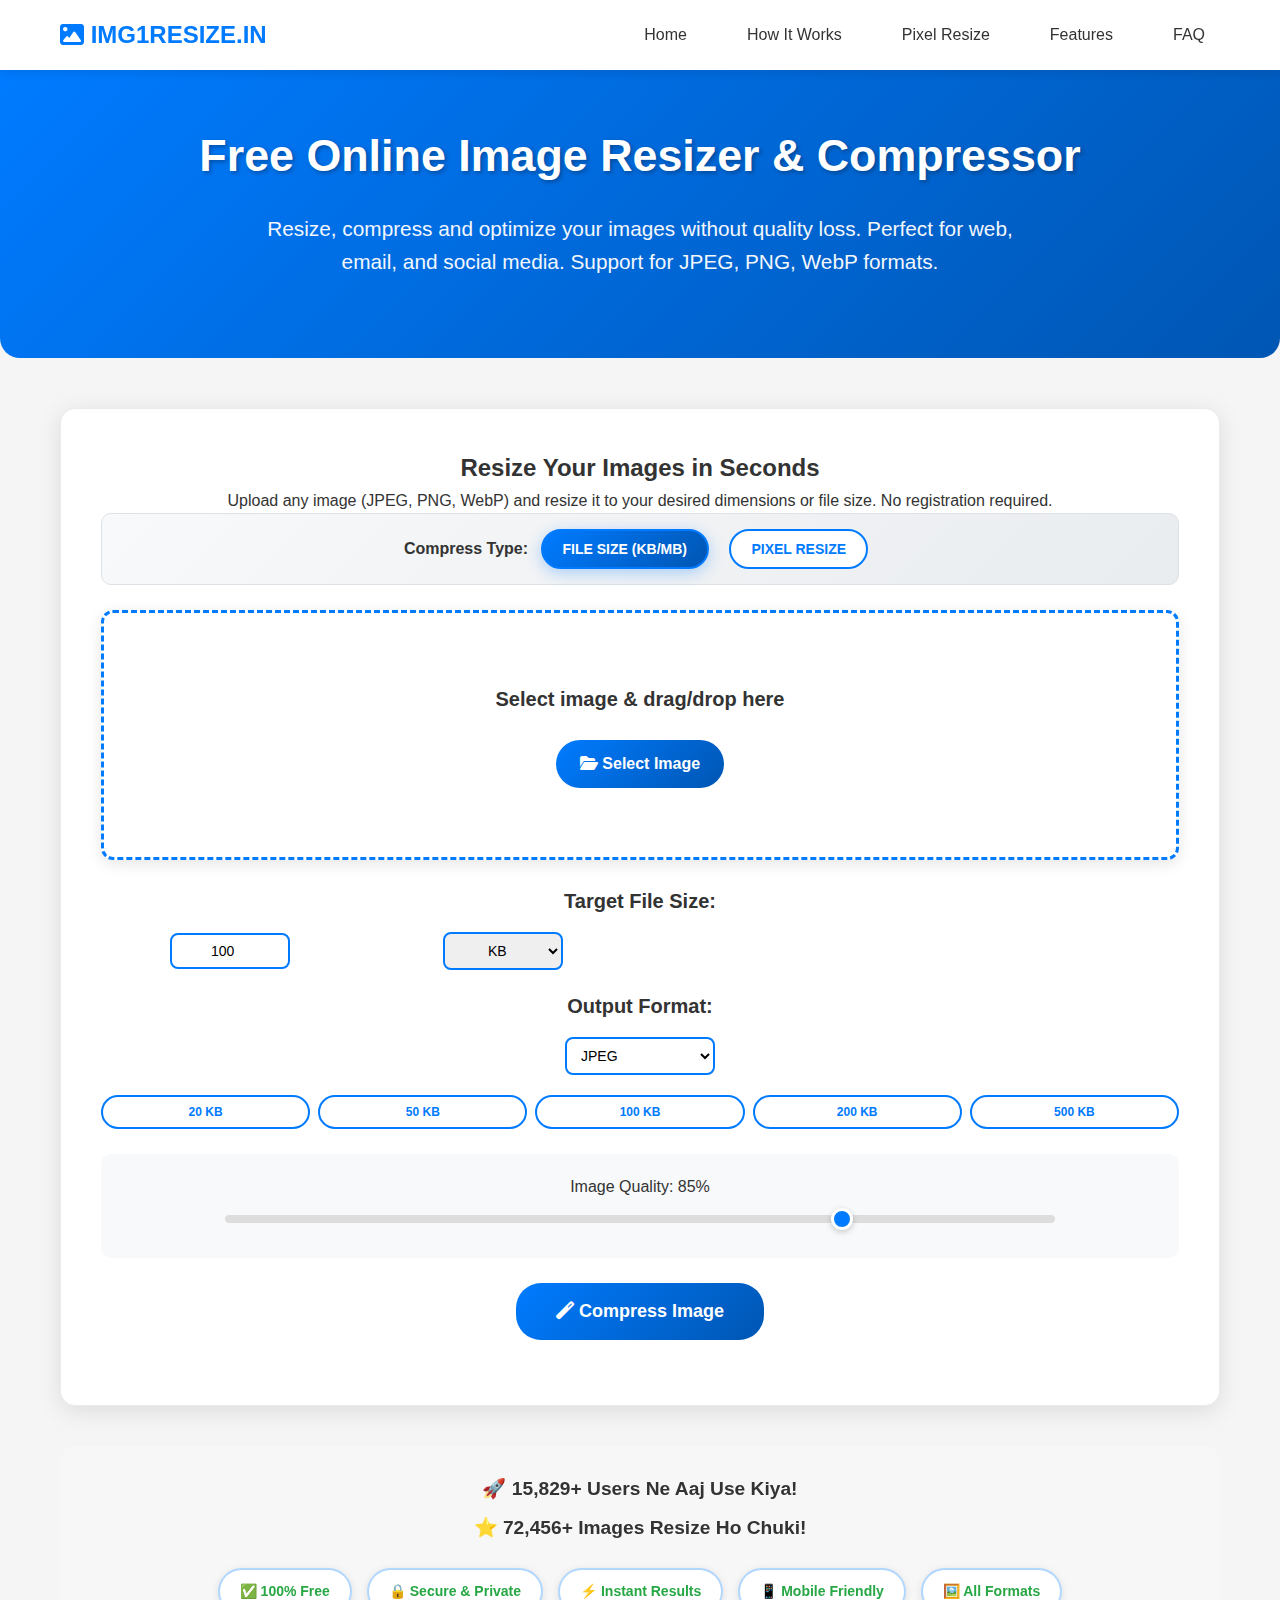
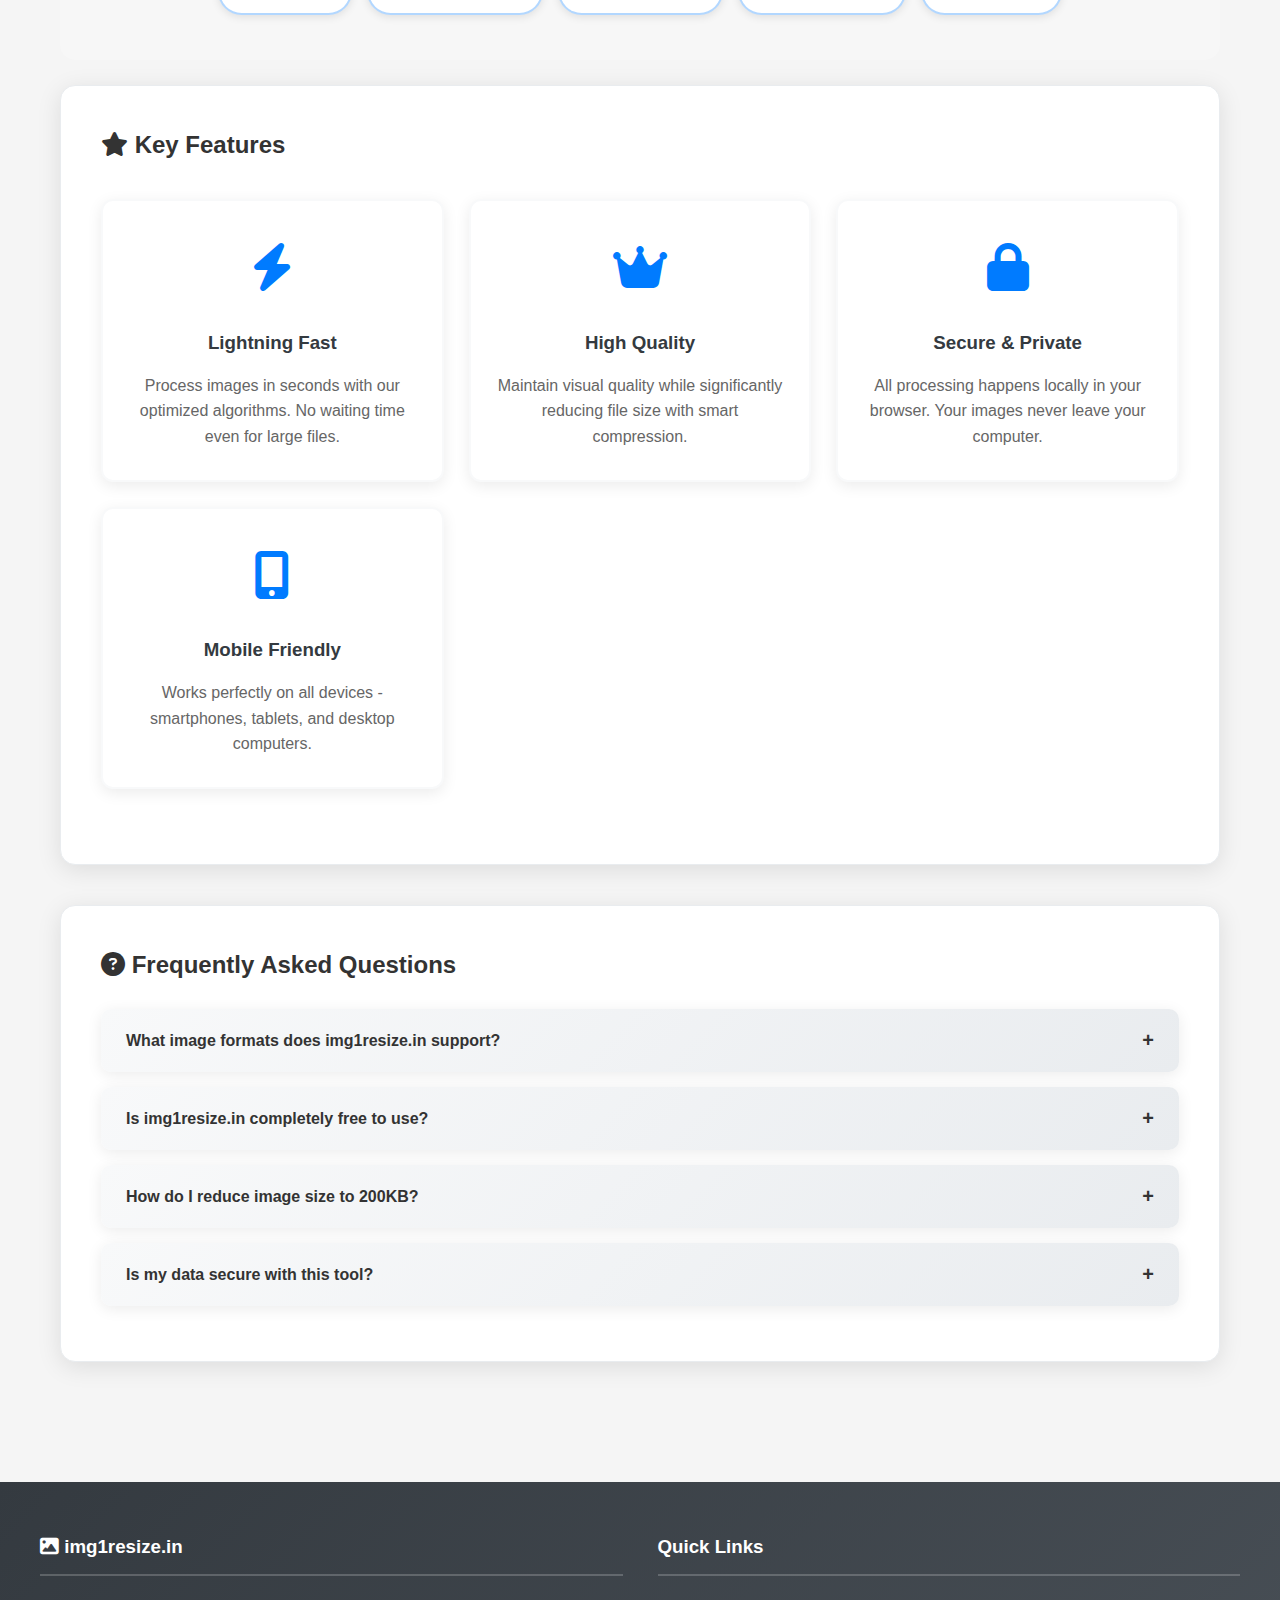
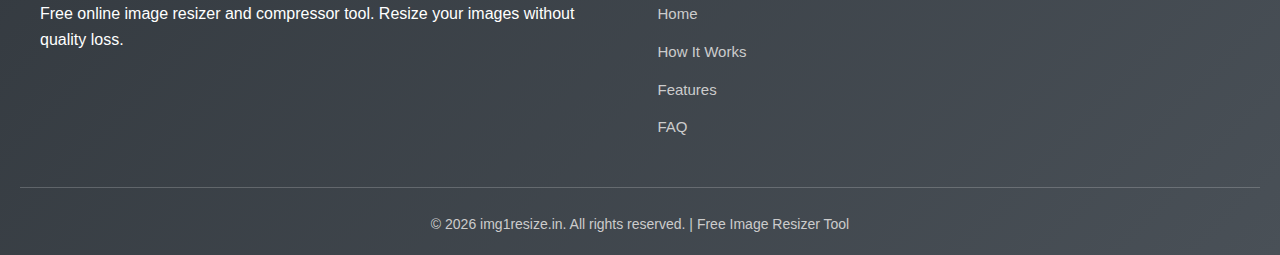
<file: Index.html>
<!DOCTYPE html>
<html lang="hi-IN" dir="ltr">
<head>
    <meta charset="UTF-8">
    <meta name="viewport" content="width=device-width, initial-scale=1.0">
    <title>Free Image Resizer - Image Ko 200KB Me Kaise Karen Online - img1resize.in</title>
    <meta name="description" content="Free Online Image Resizer - Image Ko 200KB, 100KB, 500KB Me Karen. WhatsApp, Facebook, Instagram Ke Liye Photo Size Reduce Karen.">
    <link rel="stylesheet" href="style.css">
</head>
<body>
    <!-- Skip to main content for accessibility -->
    <a href="#main-content" class="sr-only">Skip to main content</a>

    <!-- Header -->
    <header>
        <nav class="navbar">
            <div class="nav-container">
                <div class="nav-header">
                    <button class="nav-toggle" id="navToggle" aria-label="Toggle navigation">
                        <span></span>
                        <span></span>
                        <span></span>
                    </button>
                    <a class="nav-brand" href="/">
                        <i class="fas fa-image"></i> IMG1RESIZE.IN
                    </a>
                </div>
                <div class="nav-menu" id="navMenu">
                    <ul class="nav-list">
                        <li><a href="#home">Home</a></li>
                        <li><a href="#how-it-works">How It Works</a></li>
                        <li><a href="#pixel-resize">Pixel Resize</a></li>
                        <li><a href="#features">Features</a></li>
                        <li><a href="#faq">FAQ</a></li>
                    </ul>
                </div>
            </div>
        </nav>
    </header>

    <!-- Hero Section -->
    <section class="hero" id="home">
        <div class="container">
            <h1>Free Online Image Resizer & Compressor</h1>
            <p>Resize, compress and optimize your images without quality loss. Perfect for web, email, and social media. Support for JPEG, PNG, WebP formats.</p>
            
          
        </div>
    </section>

    <!-- Main Content -->
    <main id="main-content">
        <!-- Tool Section -->
        <section class="tool-section" aria-labelledby="tool-heading">
            <h2 id="tool-heading" class="text-center">Resize Your Images in Seconds</h2>
            <p class="text-center">Upload any image (JPEG, PNG, WebP) and resize it to your desired dimensions or file size. No registration required.</p>
            
            <div class="compression-type-buttons">
                Compress Type:
                <button class="compression-btn active" data-type="pixel" aria-pressed="true">File Size (KB/MB)</button>
                <button class="compression-btn" data-type="dimension" aria-pressed="false">Pixel Resize</button>
            </div>

            <!-- File Size Compression -->
            <div class="compression-type active" id="pixel-compression">
                <div class="upload-area" id="drop-area" role="button" tabindex="0" aria-label="Image upload area">
                    <p class="upload-text">Select image & drag/drop here</p>
                    <img id="image-in-box" class="image-preview" alt="Preview of selected image">
                    
                    <!-- Image Info Box -->
                    <div class="image-info-box" id="image-info-box">
                        <div class="info-item">
                            <i class="fas fa-ruler-combined" aria-hidden="true"></i>
                            <span id="image-dimensions">-</span>
                        </div>
                        <div class="info-item">
                            <i class="fas fa-weight-hanging" aria-hidden="true"></i>
                            <span id="image-size">-</span>
                        </div>
                        <div class="info-item">
                            <i class="fas fa-format" aria-hidden="true"></i>
                            <span id="image-format">-</span>
                        </div>
                    </div>
                    
                    <button type="button" class="btn btn-primary" id="select-image" aria-label="Select image file">
                        <i class="fas fa-folder-open"></i> Select Image
                    </button>
                    <button type="button" class="btn btn-warning reset-btn" id="reset-image" aria-label="Reset image selection">
                        <i class="fas fa-redo"></i> Reset
                    </button>
                    <input type="file" id="file-input" accept="image/*" style="display: none;" aria-hidden="true">
                </div>

                <div class="size-controls-section">
                    <label for="size-input" class="size-label">Target File Size:</label>
                    <div class="size-inputs">
                        <input type="number" class="size-input" id="size-input" placeholder="Enter size" min="1" value="100" aria-label="Target file size">
                        <select class="unit-select" id="unit-select" aria-label="Size unit">
                            <option value="kb">KB</option>
                            <option value="mb">MB</option>
                        </select>
                    </div>
                    
<!-- Format Selection -->
<div class="format-control">
    <label for="format-select" class="format-label">Output Format:</label>
    <select class="format-select" id="format-select">
        <option value="image/jpeg" data-extension="jpeg">JPEG</option>
        <option value="image/jpg" data-extension="jpg">JPG</option>
        <option value="image/png" data-extension="png">PNG</option>
        <option value="image/webp" data-extension="webp">WebP</option>
    </select>
</div>
                    
                    <div class="preset-buttons">
                        <button class="preset-btn" data-size="20" aria-label="Set size to 20 KB">20 KB</button>
                        <button class="preset-btn" data-size="50" aria-label="Set size to 50 KB">50 KB</button>
                        <button class="preset-btn" data-size="100" aria-label="Set size to 100 KB">100 KB</button>
                        <button class="preset-btn" data-size="200" aria-label="Set size to 200 KB">200 KB</button>
                        <button class="preset-btn" data-size="500" aria-label="Set size to 500 KB">500 KB</button>
                    </div>
                </div>

                <div class="quality-control">
                    <label for="quality-slider">Image Quality: <span id="quality-value">85%</span></label>
                    <input type="range" class="quality-slider" id="quality-slider" min="40" max="100" value="85" aria-label="Image quality slider">
                </div>

                <!-- RESIZE BUTTON -->
                <div class="action-button-container">
                    <button class="btn btn-primary btn-large" id="resize-button" aria-label="Resize image">
                        <i class="fas fa-magic"></i> Compress Image
                    </button>
                </div>
            </div>

<!-- Pixel Dimension Resize -->
<div class="compression-type" id="dimension-compression">
    <div class="upload-area" id="drop-area-pixel" role="button" tabindex="0" aria-label="Image upload area for pixel resize">
        <p class="upload-text">Select image for pixel resize</p>
        <img id="image-in-box-pixel" class="image-preview" alt="Preview of selected image">
        
        <!-- Image Info Box for Pixel -->
        <div class="image-info-box" id="image-info-box-pixel">
            <div class="info-item">
                <i class="fas fa-ruler-combined" aria-hidden="true"></i>
                <span id="image-dimensions-pixel">-</span>
            </div>
            <div class="info-item">
                <i class="fas fa-weight-hanging" aria-hidden="true"></i>
                <span id="image-size-pixel">-</span>
            </div>
        </div>
        <button type="button" class="btn btn-primary" id="select-image-pixel" aria-label="Select image file">
            <i class="fas fa-folder-open"></i> Select Image
        </button>
        <button type="button" class="btn btn-warning reset-btn" id="reset-image-pixel" aria-label="Reset image selection">
            <i class="fas fa-redo"></i> Reset
        </button>
        <input type="file" id="file-input-pixel" accept="image/*" style="display: none;" aria-hidden="true">
    </div>

    <div class="dimension-controls">
        <div class="dimension-row">
            <div class="dimension-group">
                <label for="width-input">Width (px):</label>
                <input type="number" class="dimension-input" id="width-input" placeholder="Width" min="1" aria-label="Image width in pixels">
            </div>
            <div class="dimension-group">
                <label for="height-input">Height (px):</label>
                <input type="number" class="dimension-input" id="height-input" placeholder="Height" min="1" aria-label="Image height in pixels">
            </div>
        </div>
        
        <div class="aspect-ratio-control">
            <label class="checkbox-label">
                <input type="checkbox" id="maintain-aspect" checked aria-checked="true"> Maintain Aspect Ratio
            </label>
        </div>

<!-- Format Selection for Pixel Resize -->
<div class="format-control">
    <label for="format-select-pixel" class="format-label">Output Format:</label>
    <select class="format-select" id="format-select-pixel">
        <option value="image/jpeg" data-extension="jpeg">JPEG</option>
        <option value="image/jpg" data-extension="jpg">JPG</option>
        <option value="image/png" data-extension="png">PNG</option>
        <option value="image/webp" data-extension="webp">WebP</option>
    </select>
</div>

        <div class="preset-buttons">
            <button class="dimension-preset" data-width="800" data-height="600" aria-label="Set dimensions to 800x600">800×600</button>
            <button class="dimension-preset" data-width="1024" data-height="768" aria-label="Set dimensions to 1024x768">1024×768</button>
            <button class="dimension-preset" data-width="1920" data-height="1080" aria-label="Set dimensions to 1920x1080">1920×1080</button>
            <button class="dimension-preset" data-width="1080" data-height="1080" aria-label="Set dimensions to 1080x1080">1080×1080</button>
        </div>
    </div>

    <div class="quality-control">
        <label for="quality-slider-pixel">Image Quality: <span id="quality-value-pixel">85%</span></label>
        <input type="range" class="quality-slider" id="quality-slider-pixel" min="40" max="100" value="85" aria-label="Image quality slider">
    </div>

    <!-- RESIZE BUTTON -->
    <div class="action-button-container">
        <button class="btn btn-primary btn-large" id="resize-button-pixel" aria-label="Resize image by pixels">
            <i class="fas fa-crop-alt"></i> Resize by Pixels
        </button>
    </div>
</div>

            <!-- Progress Bar -->
            <div class="progress-container" id="progress-container">
                <div class="progress">
                    <div class="progress-bar" role="progressbar" style="width: 0%" aria-valuenow="0" aria-valuemin="0" aria-valuemax="100">
                        <span class="sr-only">Processing Image</span>
                    </div>
                </div>
                <p class="text-center">Processing your image... Please wait</p>
            </div>

            <!-- Error Alert -->
            <div class="alert alert-danger" id="error-alert">
                <strong><i class="fas fa-exclamation-triangle"></i> Error!</strong> <span id="error-message"></span>
            </div>

            <!-- Preview Container -->
            <div class="preview-container" id="preview-container">
                <div class="preview-box">
                    <h3><i class="fas fa-check-circle success-icon"></i> Resized Image Ready!</h3>
                    <img id="resized-preview" class="result-preview" alt="Resized image preview">
                    <div class="image-info" id="resized-info"></div>
                    <button class="btn btn-success download-btn" id="download-button" aria-label="Download resized image">
                        <i class="fas fa-download" aria-hidden="true"></i> Download Resized Image
                    </button>

                    <!-- Share Buttons After Download -->
                    <div class="social-share-section">
                        <div class="share-header">
                            <h4>✅ Image Successfully Processed!</h4>
                            <p>Share this free tool with friends and help them resize their images too:</p>
                        </div>
                        
                        <div class="share-buttons-grid">
                            <button class="share-btn whatsapp-share" data-platform="whatsapp" aria-label="Share on WhatsApp">
                                <i class="fab fa-whatsapp"></i>
                                <span>WhatsApp</span>
                            </button>
                            
                            <button class="share-btn facebook-share" data-platform="facebook" aria-label="Share on Facebook">
                                <i class="fab fa-facebook-f"></i>
                                <span>Facebook</span>
                            </button>
                            
                            <button class="share-btn twitter-share" data-platform="twitter" aria-label="Share on Twitter">
                                <i class="fab fa-twitter"></i>
                                <span>Twitter</span>
                            </button>
                            
                            <button class="share-btn copy-link" data-platform="copy" aria-label="Copy website link">
                                <i class="fas fa-link"></i>
                                <span>Copy Link</span>
                            </button>
                        </div>
                        
                        <div class="share-stats">
                            <small>🚀 <strong>18,000+</strong> users already shared this tool</small>
                        </div>
                    </div>
                </div>
            </div>
        </section>
  <!-- Live Counter -->
            <div class="live-counter">
                <p>🚀 <strong><span id="user-count">15,829</span>+ Users</strong> Ne Aaj Use Kiya!</p>
                <p>⭐ <strong><span id="image-count">72,456</span>+ Images</strong> Resize Ho Chuki!</p>
            
        <!-- Trust Badges -->
        <div class="trust-badges">
            <div class="badge">✅ 100% Free</div>
            <div class="badge">🔒 Secure & Private</div>
            <div class="badge">⚡ Instant Results</div>
            <div class="badge">📱 Mobile Friendly</div>
            <div class="badge">🖼️ All Formats</div>
        </div>
</div>
        <!-- Features Section -->
        <section class="content-section" id="features" aria-labelledby="features-heading">
            <h2 id="features-heading"><i class="fas fa-star"></i> Key Features</h2>
            
            <div class="feature-grid">
                <div class="feature-card">
                    <div class="feature-icon">
                        <i class="fas fa-bolt" aria-hidden="true"></i>
                    </div>
                    <h3>Lightning Fast</h3>
                    <p>Process images in seconds with our optimized algorithms. No waiting time even for large files.</p>
                </div>
                
                <div class="feature-card">
                    <div class="feature-icon">
                        <i class="fas fa-crown" aria-hidden="true"></i>
                    </div>
                    <h3>High Quality</h3>
                    <p>Maintain visual quality while significantly reducing file size with smart compression.</p>
                </div>

                <div class="feature-card">
                    <div class="feature-icon">
                        <i class="fas fa-lock" aria-hidden="true"></i>
                    </div>
                    <h3>Secure & Private</h3>
                    <p>All processing happens locally in your browser. Your images never leave your computer.</p>
                </div>

                <div class="feature-card">
                    <div class="feature-icon">
                        <i class="fas fa-mobile-alt" aria-hidden="true"></i>
                    </div>
                    <h3>Mobile Friendly</h3>
                    <p>Works perfectly on all devices - smartphones, tablets, and desktop computers.</p>
                </div>
            </div>
        </section>

        <!-- FAQ Section -->
        <section class="content-section" id="faq" aria-labelledby="faq-heading">
            <h2 id="faq-heading"><i class="fas fa-question-circle"></i> Frequently Asked Questions</h2>
            
            <div class="faq-container">
                <div class="faq-item">
                    <button class="faq-question" aria-expanded="false" aria-controls="faq1">
                        What image formats does img1resize.in support?
                    </button>
                    <div class="faq-answer" id="faq1">
                        We support JPEG, PNG, and WebP image formats. You can upload any of these formats and resize them without quality loss. The output can be in any of these formats as per your choice.
                    </div>
                </div>
                
                <div class="faq-item">
                    <button class="faq-question" aria-expanded="false" aria-controls="faq2">
                        Is img1resize.in completely free to use?
                    </button>
                    <div class="faq-answer" id="faq2">
                        Yes, our image resizer tool is 100% free forever. There are no hidden charges, no registration required, and no limitations on usage.
                    </div>
                </div>

                <div class="faq-item">
                    <button class="faq-question" aria-expanded="false" aria-controls="faq3">
                        How do I reduce image size to 200KB?
                    </button>
                    <div class="faq-answer" id="faq3">
                        Simply upload your image, select 200KB from the preset buttons or enter 200 in the size input, choose your preferred format, and click Compress Image.
                    </div>
                </div>

                <div class="faq-item">
                    <button class="faq-question" aria-expanded="false" aria-controls="faq4">
                        Is my data secure with this tool?
                    </button>
                    <div class="faq-answer" id="faq4">
                        Absolutely! All image processing happens locally in your browser. Your images never leave your computer and are not uploaded to any server.
                    </div>
                </div>
            </div>
        </section>
    </main>

    <!-- Footer -->
    <footer>
        <div class="footer-content">
            <div class="footer-section">
                <h3><i class="fas fa-image"></i> img1resize.in</h3>
                <p>Free online image resizer and compressor tool. Resize your images without quality loss.</p>
            </div>
            
            <div class="footer-section">
                <h3>Quick Links</h3>
                <ul>
                    <li><a href="#home">Home</a></li>
                    <li><a href="#how-it-works">How It Works</a></li>
                    <li><a href="#features">Features</a></li>
                    <li><a href="#faq">FAQ</a></li>
                </ul>
            </div>
        </div>
        
        <div class="copyright">
            <p>&copy; 2024 img1resize.in. All rights reserved. | Free Image Resizer Tool</p>
        </div>
    </footer>

    <!-- Font Awesome for icons -->
    <link rel="stylesheet" href="https://cdnjs.cloudflare.com/ajax/libs/font-awesome/6.5.0/css/all.min.css">
    
    <!-- JavaScript -->
    <script src="script.js"></script>
</body>
</html>
</file>
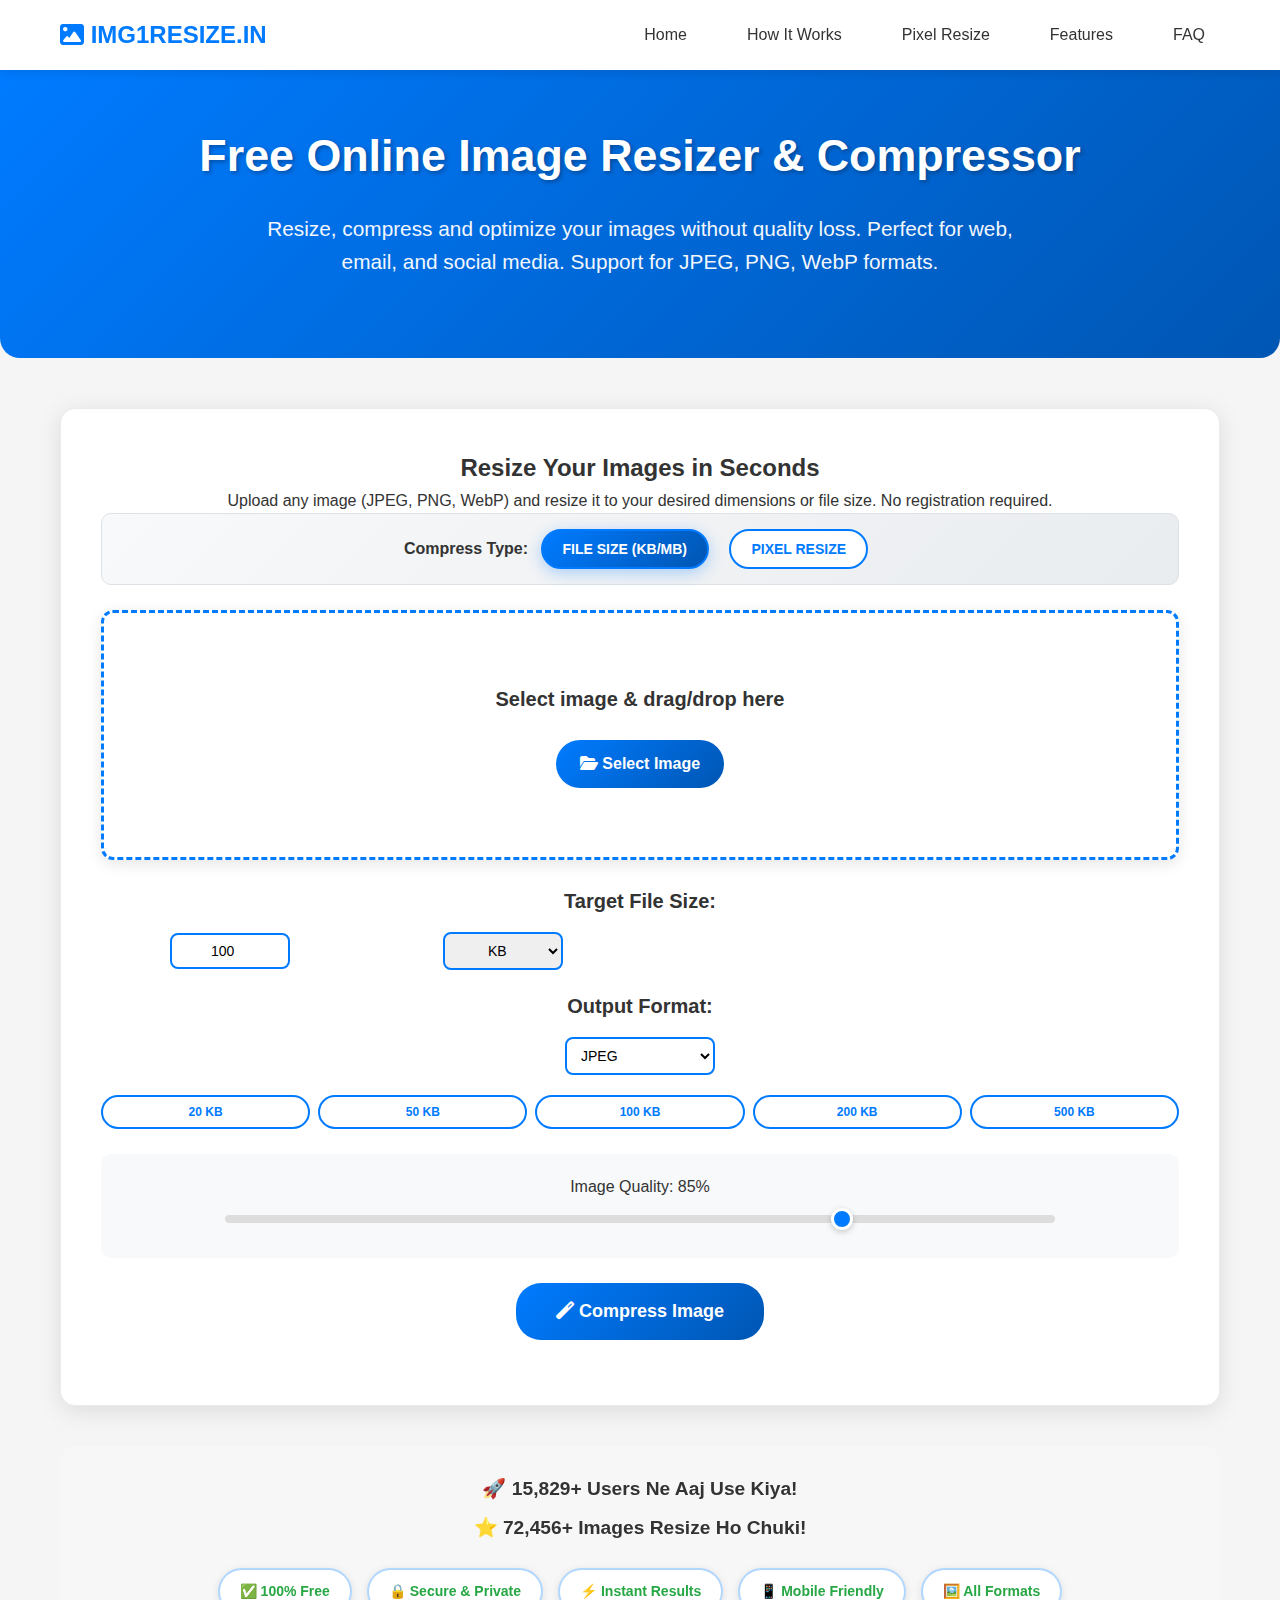
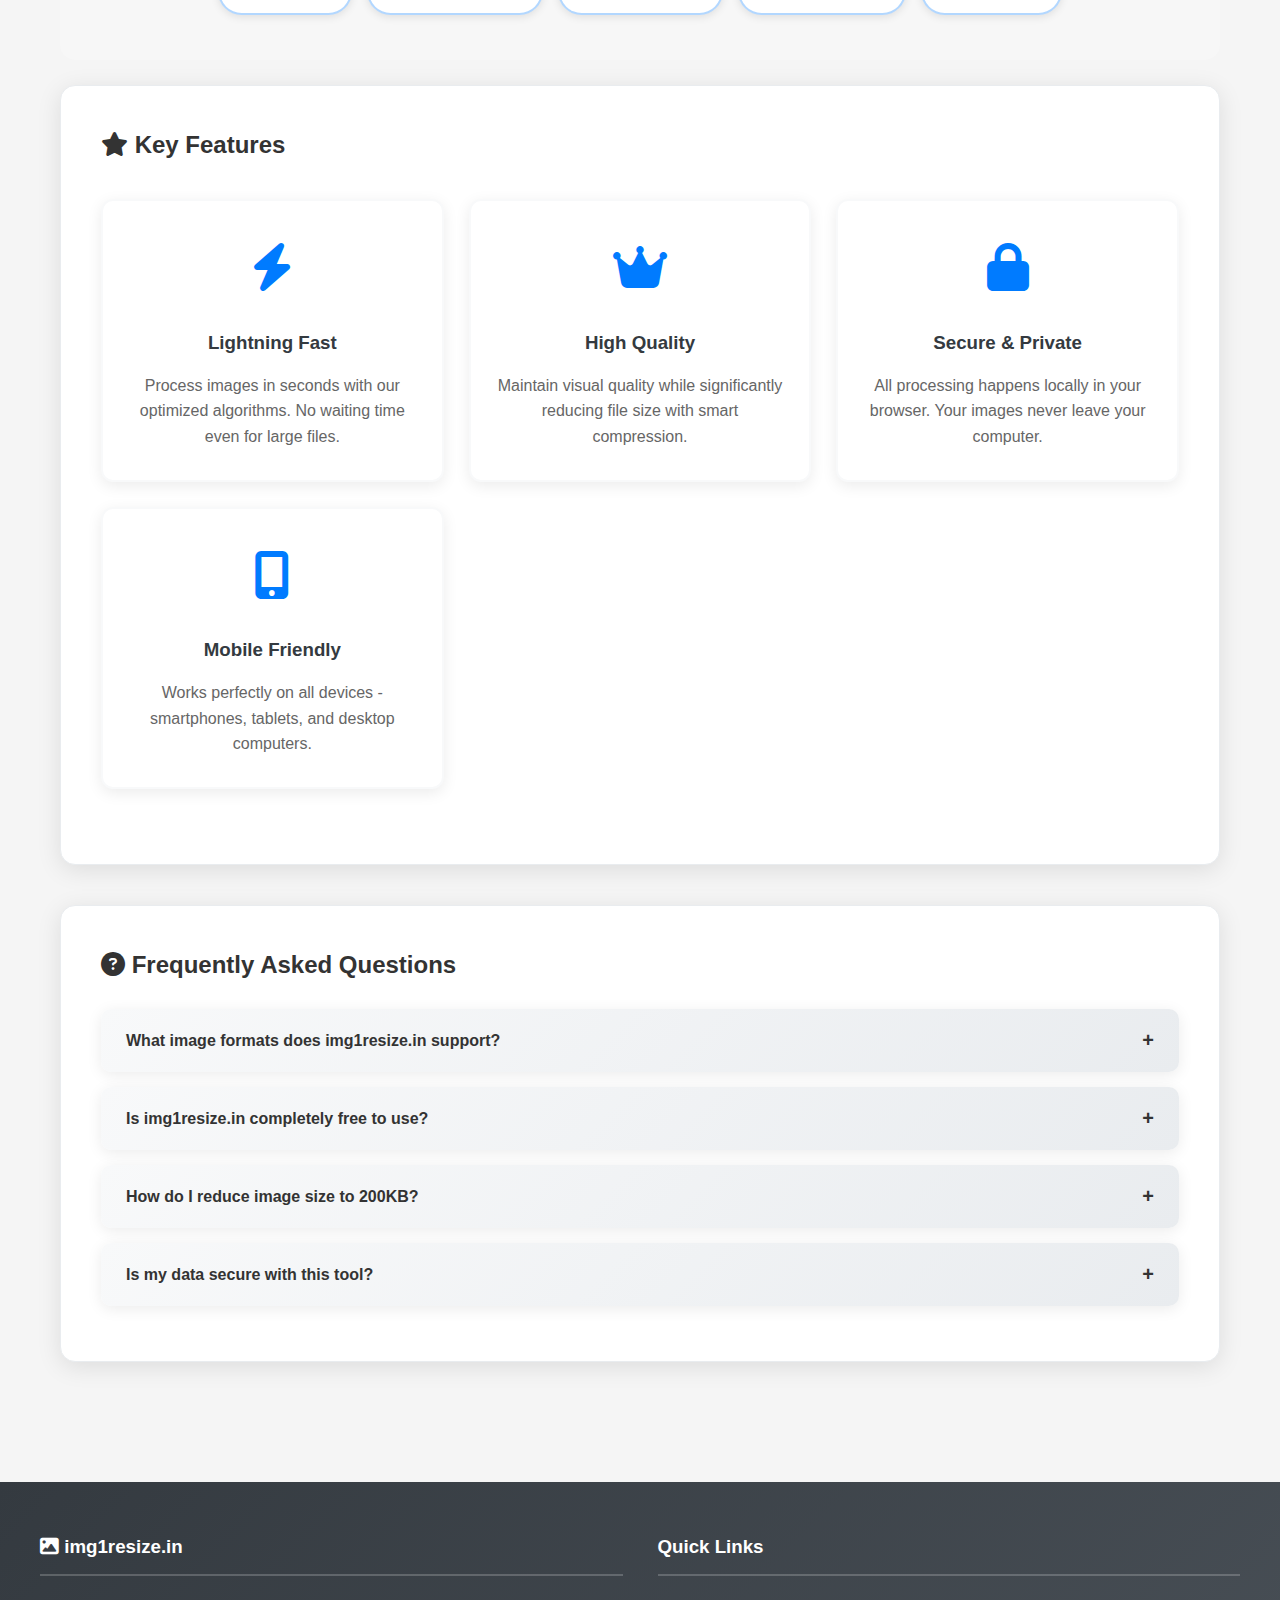
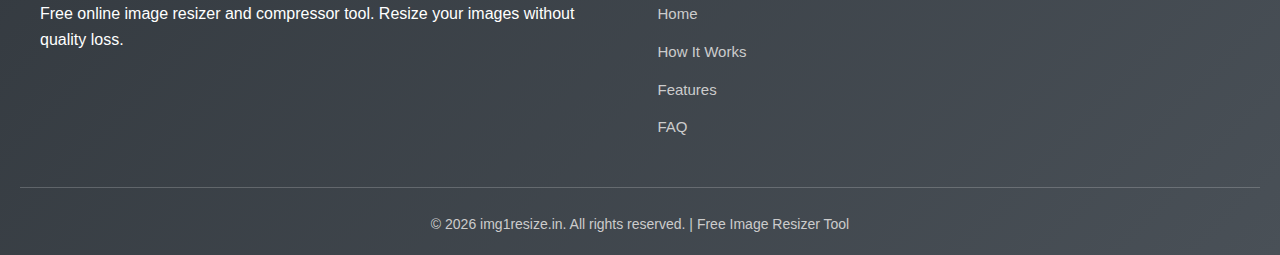
<file: Upbm.html>
<!DOCTYPE html>
<html lang="hi-IN" dir="ltr">
<head>
    <meta charset="UTF-8">
    <meta name="viewport" content="width=device-width, initial-scale=1.0">
    <title>Free Image Resizer - Image Ko 200KB Me Kaise Karen Online - img1resize.in</title>
    <meta name="description" content="Free Online Image Resizer - Image Ko 200KB, 100KB, 500KB Me Karen. WhatsApp, Facebook, Instagram Ke Liye Photo Size Reduce Karen.">
    <link rel="stylesheet" href="style.css">
</head>
<body>
    <!-- Skip to main content for accessibility -->
    <a href="#main-content" class="sr-only">Skip to main content</a>

    <!-- Header -->
    <header>
        <nav class="navbar">
            <div class="nav-container">
                <div class="nav-header">
                    <button class="nav-toggle" id="navToggle" aria-label="Toggle navigation">
                        <span></span>
                        <span></span>
                        <span></span>
                    </button>
                    <a class="nav-brand" href="/">
                        <i class="fas fa-image"></i> IMG1RESIZE.IN
                    </a>
                </div>
                <div class="nav-menu" id="navMenu">
                    <ul class="nav-list">
                        <li><a href="#home">Home</a></li>
                        <li><a href="#how-it-works">How It Works</a></li>
                        <li><a href="#pixel-resize">Pixel Resize</a></li>
                        <li><a href="#features">Features</a></li>
                        <li><a href="#faq">FAQ</a></li>
                    </ul>
                </div>
            </div>
        </nav>
    </header>

    <!-- Hero Section -->
    <section class="hero" id="home">
        <div class="container">
            <h1>Free Online Image Resizer & Compressor</h1>
            <p>Resize, compress and optimize your images without quality loss. Perfect for web, email, and social media. Support for JPEG, PNG, WebP formats.</p>
            
          
        </div>
    </section>

    <!-- Main Content -->
    <main id="main-content">
        <!-- Tool Section -->
        <section class="tool-section" aria-labelledby="tool-heading">
            <h2 id="tool-heading" class="text-center">Resize Your Images in Seconds</h2>
            <p class="text-center">Upload any image (JPEG, PNG, WebP) and resize it to your desired dimensions or file size. No registration required.</p>
            
            <div class="compression-type-buttons">
                Compress Type:
                <button class="compression-btn active" data-type="pixel" aria-pressed="true">File Size (KB/MB)</button>
                <button class="compression-btn" data-type="dimension" aria-pressed="false">Pixel Resize</button>
            </div>

            <!-- File Size Compression -->
            <div class="compression-type active" id="pixel-compression">
                <div class="upload-area" id="drop-area" role="button" tabindex="0" aria-label="Image upload area">
                    <p class="upload-text">Select image & drag/drop here</p>
                    <img id="image-in-box" class="image-preview" alt="Preview of selected image">
                    
                    <!-- Image Info Box -->
                    <div class="image-info-box" id="image-info-box">
                        <div class="info-item">
                            <i class="fas fa-ruler-combined" aria-hidden="true"></i>
                            <span id="image-dimensions">-</span>
                        </div>
                        <div class="info-item">
                            <i class="fas fa-weight-hanging" aria-hidden="true"></i>
                            <span id="image-size">-</span>
                        </div>
                        <div class="info-item">
                            <i class="fas fa-format" aria-hidden="true"></i>
                            <span id="image-format">-</span>
                        </div>
                    </div>
                    
                    <button type="button" class="btn btn-primary" id="select-image" aria-label="Select image file">
                        <i class="fas fa-folder-open"></i> Select Image
                    </button>
                    <button type="button" class="btn btn-warning reset-btn" id="reset-image" aria-label="Reset image selection">
                        <i class="fas fa-redo"></i> Reset
                    </button>
                    <input type="file" id="file-input" accept="image/*" style="display: none;" aria-hidden="true">
                </div>

                <div class="size-controls-section">
                    <label for="size-input" class="size-label">Target File Size:</label>
                    <div class="size-inputs">
                        <input type="number" class="size-input" id="size-input" placeholder="Enter size" min="1" value="100" aria-label="Target file size">
                        <select class="unit-select" id="unit-select" aria-label="Size unit">
                            <option value="kb">KB</option>
                            <option value="mb">MB</option>
                        </select>
                    </div>
                    
<!-- Format Selection -->
<div class="format-control">
    <label for="format-select" class="format-label">Output Format:</label>
    <select class="format-select" id="format-select">
        <option value="image/jpeg" data-extension="jpeg">JPEG</option>
        <option value="image/jpg" data-extension="jpg">JPG</option>
        <option value="image/png" data-extension="png">PNG</option>
        <option value="image/webp" data-extension="webp">WebP</option>
    </select>
</div>
                    
                    <div class="preset-buttons">
                        <button class="preset-btn" data-size="20" aria-label="Set size to 20 KB">20 KB</button>
                        <button class="preset-btn" data-size="50" aria-label="Set size to 50 KB">50 KB</button>
                        <button class="preset-btn" data-size="100" aria-label="Set size to 100 KB">100 KB</button>
                        <button class="preset-btn" data-size="200" aria-label="Set size to 200 KB">200 KB</button>
                        <button class="preset-btn" data-size="500" aria-label="Set size to 500 KB">500 KB</button>
                    </div>
                </div>

                <div class="quality-control">
                    <label for="quality-slider">Image Quality: <span id="quality-value">85%</span></label>
                    <input type="range" class="quality-slider" id="quality-slider" min="40" max="100" value="85" aria-label="Image quality slider">
                </div>

                <!-- RESIZE BUTTON -->
                <div class="action-button-container">
                    <button class="btn btn-primary btn-large" id="resize-button" aria-label="Resize image">
                        <i class="fas fa-magic"></i> Compress Image
                    </button>
                </div>
            </div>

<!-- Pixel Dimension Resize -->
<div class="compression-type" id="dimension-compression">
    <div class="upload-area" id="drop-area-pixel" role="button" tabindex="0" aria-label="Image upload area for pixel resize">
        <p class="upload-text">Select image for pixel resize</p>
        <img id="image-in-box-pixel" class="image-preview" alt="Preview of selected image">
        
        <!-- Image Info Box for Pixel -->
        <div class="image-info-box" id="image-info-box-pixel">
            <div class="info-item">
                <i class="fas fa-ruler-combined" aria-hidden="true"></i>
                <span id="image-dimensions-pixel">-</span>
            </div>
            <div class="info-item">
                <i class="fas fa-weight-hanging" aria-hidden="true"></i>
                <span id="image-size-pixel">-</span>
            </div>
        </div>
        <button type="button" class="btn btn-primary" id="select-image-pixel" aria-label="Select image file">
            <i class="fas fa-folder-open"></i> Select Image
        </button>
        <button type="button" class="btn btn-warning reset-btn" id="reset-image-pixel" aria-label="Reset image selection">
            <i class="fas fa-redo"></i> Reset
        </button>
        <input type="file" id="file-input-pixel" accept="image/*" style="display: none;" aria-hidden="true">
    </div>

    <div class="dimension-controls">
        <div class="dimension-row">
            <div class="dimension-group">
                <label for="width-input">Width (px):</label>
                <input type="number" class="dimension-input" id="width-input" placeholder="Width" min="1" aria-label="Image width in pixels">
            </div>
            <div class="dimension-group">
                <label for="height-input">Height (px):</label>
                <input type="number" class="dimension-input" id="height-input" placeholder="Height" min="1" aria-label="Image height in pixels">
            </div>
        </div>
        
        <div class="aspect-ratio-control">
            <label class="checkbox-label">
                <input type="checkbox" id="maintain-aspect" checked aria-checked="true"> Maintain Aspect Ratio
            </label>
        </div>

<!-- Format Selection for Pixel Resize -->
<div class="format-control">
    <label for="format-select-pixel" class="format-label">Output Format:</label>
    <select class="format-select" id="format-select-pixel">
        <option value="image/jpeg" data-extension="jpeg">JPEG</option>
        <option value="image/jpg" data-extension="jpg">JPG</option>
        <option value="image/png" data-extension="png">PNG</option>
        <option value="image/webp" data-extension="webp">WebP</option>
    </select>
</div>

        <div class="preset-buttons">
            <button class="dimension-preset" data-width="800" data-height="600" aria-label="Set dimensions to 800x600">800×600</button>
            <button class="dimension-preset" data-width="1024" data-height="768" aria-label="Set dimensions to 1024x768">1024×768</button>
            <button class="dimension-preset" data-width="1920" data-height="1080" aria-label="Set dimensions to 1920x1080">1920×1080</button>
            <button class="dimension-preset" data-width="1080" data-height="1080" aria-label="Set dimensions to 1080x1080">1080×1080</button>
        </div>
    </div>

    <div class="quality-control">
        <label for="quality-slider-pixel">Image Quality: <span id="quality-value-pixel">85%</span></label>
        <input type="range" class="quality-slider" id="quality-slider-pixel" min="40" max="100" value="85" aria-label="Image quality slider">
    </div>

    <!-- RESIZE BUTTON -->
    <div class="action-button-container">
        <button class="btn btn-primary btn-large" id="resize-button-pixel" aria-label="Resize image by pixels">
            <i class="fas fa-crop-alt"></i> Resize by Pixels
        </button>
    </div>
</div>

            <!-- Progress Bar -->
            <div class="progress-container" id="progress-container">
                <div class="progress">
                    <div class="progress-bar" role="progressbar" style="width: 0%" aria-valuenow="0" aria-valuemin="0" aria-valuemax="100">
                        <span class="sr-only">Processing Image</span>
                    </div>
                </div>
                <p class="text-center">Processing your image... Please wait</p>
            </div>

            <!-- Error Alert -->
            <div class="alert alert-danger" id="error-alert">
                <strong><i class="fas fa-exclamation-triangle"></i> Error!</strong> <span id="error-message"></span>
            </div>

            <!-- Preview Container -->
            <div class="preview-container" id="preview-container">
                <div class="preview-box">
                    <h3><i class="fas fa-check-circle success-icon"></i> Resized Image Ready!</h3>
                    <img id="resized-preview" class="result-preview" alt="Resized image preview">
                    <div class="image-info" id="resized-info"></div>
                    <button class="btn btn-success download-btn" id="download-button" aria-label="Download resized image">
                        <i class="fas fa-download" aria-hidden="true"></i> Download Resized Image
                    </button>

                    <!-- Share Buttons After Download -->
                    <div class="social-share-section">
                        <div class="share-header">
                            <h4>✅ Image Successfully Processed!</h4>
                            <p>Share this free tool with friends and help them resize their images too:</p>
                        </div>
                        
                        <div class="share-buttons-grid">
                            <button class="share-btn whatsapp-share" data-platform="whatsapp" aria-label="Share on WhatsApp">
                                <i class="fab fa-whatsapp"></i>
                                <span>WhatsApp</span>
                            </button>
                            
                            <button class="share-btn facebook-share" data-platform="facebook" aria-label="Share on Facebook">
                                <i class="fab fa-facebook-f"></i>
                                <span>Facebook</span>
                            </button>
                            
                            <button class="share-btn twitter-share" data-platform="twitter" aria-label="Share on Twitter">
                                <i class="fab fa-twitter"></i>
                                <span>Twitter</span>
                            </button>
                            
                            <button class="share-btn copy-link" data-platform="copy" aria-label="Copy website link">
                                <i class="fas fa-link"></i>
                                <span>Copy Link</span>
                            </button>
                        </div>
                        
                        <div class="share-stats">
                            <small>🚀 <strong>18,000+</strong> users already shared this tool</small>
                        </div>
                    </div>
                </div>
            </div>
        </section>
  <!-- Live Counter -->
            <div class="live-counter">
                <p>🚀 <strong><span id="user-count">15,829</span>+ Users</strong> Ne Aaj Use Kiya!</p>
                <p>⭐ <strong><span id="image-count">72,456</span>+ Images</strong> Resize Ho Chuki!</p>
            
        <!-- Trust Badges -->
        <div class="trust-badges">
            <div class="badge">✅ 100% Free</div>
            <div class="badge">🔒 Secure & Private</div>
            <div class="badge">⚡ Instant Results</div>
            <div class="badge">📱 Mobile Friendly</div>
            <div class="badge">🖼️ All Formats</div>
        </div>
</div>
        <!-- Features Section -->
        <section class="content-section" id="features" aria-labelledby="features-heading">
            <h2 id="features-heading"><i class="fas fa-star"></i> Key Features</h2>
            
            <div class="feature-grid">
                <div class="feature-card">
                    <div class="feature-icon">
                        <i class="fas fa-bolt" aria-hidden="true"></i>
                    </div>
                    <h3>Lightning Fast</h3>
                    <p>Process images in seconds with our optimized algorithms. No waiting time even for large files.</p>
                </div>
                
                <div class="feature-card">
                    <div class="feature-icon">
                        <i class="fas fa-crown" aria-hidden="true"></i>
                    </div>
                    <h3>High Quality</h3>
                    <p>Maintain visual quality while significantly reducing file size with smart compression.</p>
                </div>

                <div class="feature-card">
                    <div class="feature-icon">
                        <i class="fas fa-lock" aria-hidden="true"></i>
                    </div>
                    <h3>Secure & Private</h3>
                    <p>All processing happens locally in your browser. Your images never leave your computer.</p>
                </div>

                <div class="feature-card">
                    <div class="feature-icon">
                        <i class="fas fa-mobile-alt" aria-hidden="true"></i>
                    </div>
                    <h3>Mobile Friendly</h3>
                    <p>Works perfectly on all devices - smartphones, tablets, and desktop computers.</p>
                </div>
            </div>
        </section>

        <!-- FAQ Section -->
        <section class="content-section" id="faq" aria-labelledby="faq-heading">
            <h2 id="faq-heading"><i class="fas fa-question-circle"></i> Frequently Asked Questions</h2>
            
            <div class="faq-container">
                <div class="faq-item">
                    <button class="faq-question" aria-expanded="false" aria-controls="faq1">
                        What image formats does img1resize.in support?
                    </button>
                    <div class="faq-answer" id="faq1">
                        We support JPEG, PNG, and WebP image formats. You can upload any of these formats and resize them without quality loss. The output can be in any of these formats as per your choice.
                    </div>
                </div>
                
                <div class="faq-item">
                    <button class="faq-question" aria-expanded="false" aria-controls="faq2">
                        Is img1resize.in completely free to use?
                    </button>
                    <div class="faq-answer" id="faq2">
                        Yes, our image resizer tool is 100% free forever. There are no hidden charges, no registration required, and no limitations on usage.
                    </div>
                </div>

                <div class="faq-item">
                    <button class="faq-question" aria-expanded="false" aria-controls="faq3">
                        How do I reduce image size to 200KB?
                    </button>
                    <div class="faq-answer" id="faq3">
                        Simply upload your image, select 200KB from the preset buttons or enter 200 in the size input, choose your preferred format, and click Compress Image.
                    </div>
                </div>

                <div class="faq-item">
                    <button class="faq-question" aria-expanded="false" aria-controls="faq4">
                        Is my data secure with this tool?
                    </button>
                    <div class="faq-answer" id="faq4">
                        Absolutely! All image processing happens locally in your browser. Your images never leave your computer and are not uploaded to any server.
                    </div>
                </div>
            </div>
        </section>
    </main>

    <!-- Footer -->
    <footer>
        <div class="footer-content">
            <div class="footer-section">
                <h3><i class="fas fa-image"></i> img1resize.in</h3>
                <p>Free online image resizer and compressor tool. Resize your images without quality loss.</p>
            </div>
            
            <div class="footer-section">
                <h3>Quick Links</h3>
                <ul>
                    <li><a href="#home">Home</a></li>
                    <li><a href="#how-it-works">How It Works</a></li>
                    <li><a href="#features">Features</a></li>
                    <li><a href="#faq">FAQ</a></li>
                </ul>
            </div>
        </div>
        
        <div class="copyright">
            <p>&copy; 2024 img1resize.in. All rights reserved. | Free Image Resizer Tool</p>
        </div>
    </footer>

    <!-- Font Awesome for icons -->
    <link rel="stylesheet" href="https://cdnjs.cloudflare.com/ajax/libs/font-awesome/6.5.0/css/all.min.css">
    
    <!-- JavaScript -->
    <script src="script.js"></script>
</body>
</html>
</file>
<file: style.css>
/* Reset and Base Styles */
:root {
    --primary-color: #007bff;
    --secondary-color: #6c757d;
    --success-color: #28a745;
    --warning-color: #ffc107;
    --danger-color: #dc3545;
    --light-color: #f8f9fa;
    --dark-color: #343a40;
}

* {
    box-sizing: border-box;
    margin: 0;
    padding: 0;
}

body {
    background: #f5f5f5;
    font-family: 'Segoe UI', Tahoma, Geneva, Verdana, sans-serif;
    line-height: 1.6;
    color: #333;
    overflow-x: hidden;
}

.container {
    max-width: 1200px;
    margin: 0 auto;
    padding: 0 20px;
}

.text-center {
    text-align: center;
}

/* Header */
.navbar {
    background: white;
    box-shadow: 0 2px 10px rgba(0,0,0,0.1);
    position: sticky;
    top: 0;
    z-index: 1000;
}

.nav-container {
    max-width: 1200px;
    margin: 0 auto;
    padding: 0 20px;
    display: flex;
    justify-content: space-between;
    align-items: center;
    height: 70px;
}

.nav-brand {
    font-weight: bold;
    color: var(--primary-color);
    font-size: 24px;
    text-decoration: none;
}

.nav-toggle {
    display: none;
    flex-direction: column;
    background: none;
    border: none;
    cursor: pointer;
    padding: 5px;
}

.nav-toggle span {
    width: 25px;
    height: 3px;
    background: #333;
    margin: 3px 0;
    transition: 0.3s;
}

.nav-list {
    display: flex;
    list-style: none;
    gap: 30px;
}

.nav-list a {
    text-decoration: none;
    color: #333;
    font-weight: 500;
    transition: color 0.3s ease;
    padding: 10px 15px;
    border-radius: 5px;
}

.nav-list a:hover {
    background-color: rgba(0, 123, 255, 0.1);
    color: var(--primary-color);
}

/* Hero Section */
.hero {
    background: linear-gradient(135deg, #007bff 0%, #0056b3 100%);
    color: white;
    padding: 50px 20px;
    text-align: center;
    margin-bottom: 30px;
    border-radius: 0 0 20px 20px;
}

.hero h1 {
    font-size: 2.8rem;
    margin-bottom: 20px;
    font-weight: 800;
    text-shadow: 2px 2px 4px rgba(0,0,0,0.3);
}

.hero p {
    font-size: 1.3rem;
    max-width: 800px;
    margin: 0 auto 30px;
    opacity: 0.95;
}

/* Live Counter */
.live-counter {
    background: rgba(255,255,255,0.2);
    padding: 20px;
    border-radius: 15px;
    margin: 25px 0;
    text-align: center;
    backdrop-filter: blur(10px);
}

.live-counter p {
    margin: 8px 0;
    font-size: 1.2rem;
    font-weight: 600;
}

/* Trust Badges */
.trust-badges {
    display: flex;
    justify-content: center;
    gap: 15px;
    margin: 25px 0;
    flex-wrap: wrap;
}

.badge {
    background: white;
    color: var(--success-color);
    padding: 10px 20px;
    border-radius: 25px;
    font-size: 14px;
    font-weight: bold;
    border: 2px solid rgba(0, 123, 255, 0.3);
    box-shadow: 0 2px 8px rgba(0,0,0,0.1);
}

/* Main Content */
main {
    max-width: 1200px;
    margin: 0 auto;
    padding: 20px;
}

.tool-section, .content-section {
    background: white;
    border-radius: 15px;
    box-shadow: 0 5px 25px rgba(0,0,0,0.1);
    padding: 40px;
    margin-bottom: 40px;
    border: 1px solid #e9ecef;
}

/* Compression Type Buttons */
.compression-type-buttons {
    background: linear-gradient(135deg, #f8f9fa 0%, #e9ecef 100%);
    padding: 15px;
    text-align: center;
    margin-bottom: 25px;
    border-radius: 10px;
    border: 1px solid #dee2e6;
    font-weight: bold;
}

.compression-btn {
    font-size: 14px;
    font-weight: bold;
    text-transform: uppercase;
    margin: 0 8px;
    padding: 10px 20px;
    border-radius: 20px;
    transition: all 0.3s ease;
    background: white;
    border: 2px solid #007bff;
    color: #007bff;
    cursor: pointer;
}

.compression-btn.active {
    background: linear-gradient(135deg, var(--primary-color) 0%, #0056b3 100%);
    color: white;
    box-shadow: 0 4px 15px rgba(0,123,255,0.3);
}

.compression-btn:hover:not(.active) {
    background-color: #e9ecef;
    transform: translateY(-2px);
}

/* Upload Area */
.upload-area {
    border: 3px dashed var(--primary-color);
    box-shadow: 0 4px 15px rgba(0,0,0,0.1);
    min-height: 250px;
    display: flex;
    flex-direction: column;
    justify-content: center;
    align-items: center;
    background: #fff;
    text-align: center;
    position: relative;
    transition: all 0.3s ease;
    padding: 30px 25px;
    border-radius: 12px;
    cursor: pointer;
    margin-bottom: 25px;
}

.upload-area.dragover {
    background-color: #e9f7fe;
    border-color: var(--success-color);
    transform: scale(1.02);
}

.upload-area:hover {
    border-color: #0056b3;
    box-shadow: 0 6px 20px rgba(0,0,0,0.15);
}

.upload-text {
    font-size: 20px;
    font-weight: bold;
    color: #333;
    margin-bottom: 25px;
}

/* Buttons */
.btn {
    display: inline-block;
    font-weight: bold;
    text-align: center;
    white-space: nowrap;
    vertical-align: middle;
    user-select: none;
    border: 1px solid transparent;
    padding: 12px 24px;
    font-size: 16px;
    line-height: 1.5;
    border-radius: 25px;
    transition: all 0.3s ease;
    cursor: pointer;
    text-decoration: none;
    border: none;
}

.btn-primary {
    background: linear-gradient(135deg, #007bff 0%, #0056b3 100%);
    color: white;
}

.btn-primary:hover {
    transform: translateY(-2px);
    box-shadow: 0 5px 15px rgba(0,0,0,0.2);
}

.btn-warning {
    background: linear-gradient(135deg, #ffc107 0%, #e0a800 100%);
    color: #212529;
}

.btn-warning:hover {
    transform: translateY(-2px);
    box-shadow: 0 5px 15px rgba(0,0,0,0.2);
}

.btn-success {
    background: linear-gradient(135deg, #28a745 0%, #20c997 100%);
    color: white;
}

.btn-success:hover {
    transform: translateY(-2px);
    box-shadow: 0 5px 15px rgba(0,0,0,0.2);
}

.btn-large {
    padding: 15px 40px;
    font-size: 18px;
}

/* Image Preview */
.image-preview {
    max-width: 100%;
    max-height: 180px;
    margin: 15px 0;
    display: none;
    border-radius: 8px;
    box-shadow: 0 4px 12px rgba(0,0,0,0.15);
    border: 3px solid white;
}

/* Image Info Box */
.image-info-box {
    display: none;
    background: linear-gradient(135deg, #e3f2fd 0%, #bbdefb 100%);
    border: 2px solid #90caf9;
    border-radius: 12px;
    padding: 15px;
    margin: 20px 0;
    width: 90%;
    max-width: 320px;
    animation: fadeInUp 0.5s ease;
}

.image-info-box.show {
    display: block;
}

.info-item {
    display: flex;
    align-items: center;
    justify-content: space-between;
    margin-bottom: 10px;
    padding: 8px 0;
    border-bottom: 1px solid rgba(33,150,243,0.2);
}

.info-item:last-child {
    margin-bottom: 0;
    border-bottom: none;
}

.info-item i {
    color: #1976d2;
    width: 20px;
    text-align: center;
    margin-right: 12px;
    font-size: 16px;
}

.info-item span {
    font-size: 14px;
    font-weight: 600;
    color: #1565c0;
    text-align: right;
    flex: 1;
}

/* Reset Button */
.reset-btn {
    margin-top: 15px;
    display: none;
}

/* Size Controls */
.size-controls-section {
    margin: 25px 0;
}

.size-label, .format-label {
    display: block;
    font-size: 20px;
    font-weight: bold;
    margin-bottom: 15px;
    text-align: center;
}

/* NEW: Grid System for Inputs */
.size-inputs {
    display: grid;
    grid-template-columns: 1fr 1fr;
    gap: 10px;
    margin-bottom: 20px;
    justify-items: center;
    align-items: center;
}

.size-input-group {
    display: flex;
    gap: 8px;
    align-items: center;
    justify-content: center;
    width: 100%;
}

/* Small input boxes for size controls */
.size-input, .unit-select, .dimension-input {
    width: 100% !important;
    max-width: 120px;
    font-size: 14px !important;
    padding: 8px 10px !important;
    text-align: center;
    border: 2px solid #007bff;
    border-radius: 8px;
}

/* Format Control */
.format-control {
    margin: 20px 0;
    text-align: center;
}

.format-select {
    width: 150px !important;
    font-size: 14px !important;
    padding: 8px 10px !important;
    border: 2px solid #007bff;
    border-radius: 8px;
    background: white;
}

/* Preset Buttons */
.preset-buttons {
    display: grid;
    grid-template-columns: repeat(2, 1fr);
    gap: 8px;
    margin-top: 20px;
    max-width: 400px;
    margin-left: auto;
    margin-right: auto;
}

.preset-btn, .dimension-preset {
    font-size: 12px;
    padding: 8px 12px;
    border-radius: 20px;
    transition: all 0.3s ease;
    border: 2px solid #007bff;
    background: white;
    color: #007bff;
    cursor: pointer;
    font-weight: bold;
    text-align: center;
}

.preset-btn:hover, .dimension-preset:hover {
    background: #007bff;
    color: white;
    transform: translateY(-2px);
    box-shadow: 0 4px 12px rgba(0,123,255,0.3);
}

/* Quality Slider */
.quality-control {
    margin-top: 25px;
    text-align: center;
    padding: 20px;
    background: #f8f9fa;
    border-radius: 10px;
}

.quality-slider {
    width: 80%;
    margin: 15px auto;
    display: block;
    height: 8px;
    border-radius: 5px;
    background: #ddd;
    outline: none;
    -webkit-appearance: none;
}

.quality-slider::-webkit-slider-thumb {
    -webkit-appearance: none;
    width: 22px;
    height: 22px;
    border-radius: 50%;
    background: #007bff;
    cursor: pointer;
    border: 3px solid white;
    box-shadow: 0 2px 6px rgba(0,0,0,0.2);
}

.quality-slider::-moz-range-thumb {
    width: 22px;
    height: 22px;
    border-radius: 50%;
    background: #007bff;
    cursor: pointer;
    border: 3px solid white;
    box-shadow: 0 2px 6px rgba(0,0,0,0.2);
}

/* Action Button */
.action-button-container {
    margin: 25px 0;
    text-align: center;
}

/* Dimension Controls */
.dimension-controls {
    margin-top: 25px;
}

.dimension-row {
    display: grid;
    grid-template-columns: 1fr 1fr;
    gap: 15px;
    margin-bottom: 20px;
    justify-items: center;
}

.dimension-group {
    text-align: center;
    width: 100%;
    max-width: 200px;
}

.dimension-group label {
    display: block;
    margin-bottom: 8px;
    font-weight: bold;
    color: #333;
}

.aspect-ratio-control {
    text-align: center;
    margin: 20px 0;
}

.checkbox-label {
    display: flex;
    align-items: center;
    justify-content: center;
    gap: 10px;
    font-weight: 600;
    cursor: pointer;
    color: #333;
}

/* Progress Bar */
.progress-container {
    margin-top: 25px;
    display: none;
}

.progress {
    height: 12px;
    border-radius: 10px;
    background: #e9ecef;
    overflow: hidden;
    box-shadow: inset 0 2px 4px rgba(0,0,0,0.1);
}

.progress-bar {
    background: linear-gradient(90deg, #007bff 0%, #00b3ff 100%);
    transition: width 0.6s ease;
    height: 100%;
}

/* Alert Messages */
.alert {
    margin-top: 20px;
    display: none;
    border-radius: 10px;
    border: none;
    padding: 15px 20px;
    font-weight: 500;
}

.alert-danger {
    background: linear-gradient(135deg, #f8d7da 0%, #f5c6cb 100%);
    color: #721c24;
    border-left: 5px solid #dc3545;
}

/* Preview Container */
.preview-container {
    margin-top: 35px;
    display: none;
    animation: fadeIn 0.8s ease;
}

.preview-box {
    border: 2px solid #e9ecef;
    padding: 25px;
    background: white;
    border-radius: 15px;
    box-shadow: 0 8px 30px rgba(0,0,0,0.1);
    margin-bottom: 25px;
    text-align: center;
}

.preview-box h3 {
    color: var(--primary-color);
    margin-bottom: 20px;
    font-weight: 700;
}

.success-icon {
    color: var(--success-color);
}

.result-preview {
    max-width: 100%;
    max-height: 350px;
    display: block;
    margin: 0 auto 20px;
    border-radius: 10px;
    box-shadow: 0 6px 20px rgba(0,0,0,0.15);
    border: 3px solid white;
}

.image-info {
    margin-top: 15px;
    text-align: center;
    font-size: 15px;
    background: linear-gradient(135deg, #f8f9fa 0%, #e9ecef 100%);
    padding: 15px;
    border-radius: 8px;
    line-height: 1.6;
    border-left: 4px solid var(--primary-color);
}

.image-info strong {
    color: var(--primary-color);
}

/* Download Button */
.download-btn {
    margin-top: 15px;
    width: 100%;
    padding: 15px;
    font-size: 18px;
    font-weight: bold;
    border-radius: 25px;
    background: linear-gradient(135deg, #28a745 0%, #20c997 100%);
    border: none;
    box-shadow: 0 6px 20px rgba(40,167,69,0.3);
    transition: all 0.3s ease;
    color: white;
    cursor: pointer;
}

.download-btn:hover {
    transform: translateY(-3px);
    box-shadow: 0 8px 25px rgba(40,167,69,0.4);
    background: linear-gradient(135deg, #218838 0%, #1e7e34 100%);
}

/* Social Share Section */
.social-share-section {
    background: linear-gradient(135deg, #f8f9fa 0%, #e9ecef 100%);
    padding: 25px;
    border-radius: 15px;
    margin: 25px 0;
    text-align: center;
    border-left: 5px solid #28a745;
    animation: fadeInUp 0.6s ease;
}

.share-header h4 {
    color: #28a745;
    margin-bottom: 15px;
    font-weight: 700;
}

.share-header p {
    color: #666;
    margin-bottom: 20px;
    font-size: 16px;
}

.share-buttons-grid {
    display: grid;
    grid-template-columns: repeat(auto-fit, minmax(140px, 1fr));
    gap: 12px;
    margin: 20px 0;
}

.share-btn {
    display: flex;
    flex-direction: column;
    align-items: center;
    padding: 15px;
    border: none;
    border-radius: 12px;
    color: white;
    font-weight: bold;
    cursor: pointer;
    transition: all 0.3s ease;
    font-size: 14px;
}

.share-btn:hover {
    transform: translateY(-3px);
    box-shadow: 0 6px 20px rgba(0,0,0,0.2);
}

.share-btn i {
    font-size: 24px;
    margin-bottom: 8px;
}

.whatsapp-share { background: linear-gradient(135deg, #25D366 0%, #128C7E 100%); }
.facebook-share { background: linear-gradient(135deg, #3b5998 0%, #2d4373 100%); }
.twitter-share { background: linear-gradient(135deg, #1DA1F2 0%, #0d8bd9 100%); }
.copy-link { background: linear-gradient(135deg, #6c757d 0%, #5a6268 100%); }

.share-stats {
    margin-top: 15px;
    font-size: 14px;
    color: #6c757d;
    font-weight: 600;
}

/* Features Section */
.feature-grid {
    display: grid;
    grid-template-columns: repeat(auto-fit, minmax(280px, 1fr));
    gap: 25px;
    margin: 35px 0;
}

.feature-card {
    background: white;
    padding: 30px 25px;
    border-radius: 12px;
    text-align: center;
    transition: all 0.3s ease;
    border: 2px solid #f8f9fa;
    box-shadow: 0 4px 15px rgba(0,0,0,0.08);
}

.feature-card:hover {
    transform: translateY(-8px);
    box-shadow: 0 12px 35px rgba(0,0,0,0.15);
    border-color: #007bff;
}

.feature-icon {
    font-size: 3rem;
    color: var(--primary-color);
    margin-bottom: 20px;
}

.feature-card h3 {
    color: var(--dark-color);
    margin-bottom: 15px;
    font-weight: 700;
}

.feature-card p {
    color: #666;
    line-height: 1.6;
    text-align: center;
}

/* FAQ Section */
.faq-container {
    margin-top: 25px;
}

.faq-item {
    margin-bottom: 15px;
    border-radius: 10px;
    box-shadow: 0 3px 15px rgba(0,0,0,0.08);
    overflow: hidden;
}

.faq-question {
    width: 100%;
    background: linear-gradient(135deg, #f8f9fa 0%, #e9ecef 100%);
    border: none;
    padding: 20px 25px;
    color: #333;
    text-decoration: none;
    font-weight: 600;
    font-size: 16px;
    transition: all 0.3s ease;
    text-align: left;
    cursor: pointer;
    display: flex;
    justify-content: space-between;
    align-items: center;
}

.faq-question::after {
    content: '+';
    font-size: 20px;
    font-weight: bold;
}

.faq-question[aria-expanded="true"]::after {
    content: '-';
}

.faq-question:hover {
    color: #007bff;
    background-color: rgba(0,123,255,0.05);
}

.faq-question[aria-expanded="true"] {
    color: #007bff;
    background-color: rgba(0,123,255,0.08);
}

.faq-answer {
    padding: 0;
    background: white;
    font-size: 15px;
    line-height: 1.6;
    color: #555;
    max-height: 0;
    overflow: hidden;
    transition: all 0.3s ease;
}

.faq-answer.show {
    padding: 25px;
    max-height: 500px;
}

/* Footer */
footer {
    background: linear-gradient(135deg, #343a40 0%, #495057 100%);
    color: white;
    padding: 50px 20px 20px;
    margin-top: 60px;
}

.footer-content {
    max-width: 1200px;
    margin: 0 auto;
    display: grid;
    grid-template-columns: repeat(auto-fit, minmax(250px, 1fr));
    gap: 35px;
}

.footer-section h3 {
    border-bottom: 2px solid rgba(255,255,255,0.2);
    padding-bottom: 12px;
    margin-bottom: 25px;
    font-weight: 700;
}

.footer-section ul {
    list-style: none;
    padding: 0;
}

.footer-section ul li {
    margin-bottom: 12px;
}

.footer-section a {
    color: #ccc;
    text-decoration: none;
    transition: all 0.3s ease;
    font-size: 15px;
}

.footer-section a:hover {
    color: white;
    padding-left: 5px;
}

.copyright {
    text-align: center;
    padding-top: 25px;
    margin-top: 35px;
    border-top: 1px solid rgba(255,255,255,0.2);
    color: #ccc;
    font-size: 14px;
}

/* Animations */
@keyframes fadeIn {
    from { opacity: 0; }
    to { opacity: 1; }
}

@keyframes fadeInUp {
    from {
        opacity: 0;
        transform: translateY(20px);
    }
    to {
        opacity: 1;
        transform: translateY(0);
    }
}

/* Accessibility */
.sr-only {
    position: absolute;
    width: 1px;
    height: 1px;
    padding: 0;
    margin: -1px;
    overflow: hidden;
    clip: rect(0, 0, 0, 0);
    white-space: nowrap;
    border: 0;
}

/* Compression Type Sections */
.compression-type {
    display: none;
}

.compression-type.active {
    display: block;
    animation: fadeIn 0.5s ease;
}

/* NEW: Responsive Grid System */
.col-xs-6, .col-sm-6, .col-md-3, .col-lg-3 {
    width: 100%;
    padding: 0 5px;
}

/* Mobile responsive adjustments - UPDATED FOR 2 COLUMNS */
@media (max-width: 768px) {
    .nav-toggle {
        display: flex;
        
    }
    
    .nav-menu {
        display: none;
        position: absolute;
        top: 100%;
        left: 0;
        right: 0;
        background: white;
        box-shadow: 0 2px 10px rgba(0,0,0,0.1);
    }
    
    .nav-menu.active {
        display: block;
    }
    
    .nav-list {
        flex-direction: column;
        gap: 0;
    }
    
    .nav-list li {
        width: 100%;
    }
    
    .nav-list a {
        display: block;
        padding: 15px 20px;
        border-bottom: 1px solid #eee;
    }
    
    .hero h1 {
        font-size: 2rem;
    }
    
    .hero p {
        font-size: 1.1rem;
    }
    
    .upload-area {
        padding: 25px 15px;
        min-height: 200px;
    }
    
    /* UPDATED: Mobile par bhi 2 columns */
    .size-inputs {
        grid-template-columns: 1fr 1fr;
        gap: 8px;
    }
    
    .size-input-group {
        flex-direction: row;
        gap: 5px;
    }
    
    .size-input, .unit-select, .dimension-input {
        width: 100% !important;
        max-width: 100px;
        font-size: 12px !important;
        padding: 6px 8px !important;
    }
    
    .format-select {
        width: 140px !important;
        font-size: 12px !important;
    }
    
    .dimension-row {
        grid-template-columns: 1fr 1fr;
        gap: 10px;
    }
    
    .dimension-input {
        width: 100% !important;
        max-width: 120px;
    }
    
    .preset-buttons {
        grid-template-columns: repeat(2, 1fr);
        gap: 6px;
        max-width: 300px;
    }
    
    .preset-btn, .dimension-preset {
        width: 100%;
        font-size: 11px;
        padding: 6px 8px;
    }
    
    .tool-section, .content-section {
        padding: 25px 20px;
    }
    
    .share-buttons-grid {
        grid-template-columns: 1fr 1fr;
    }
    
    .trust-badges {
        flex-direction: row;
        flex-wrap: wrap;
        justify-content: center;
    }
    
    .badge {
        width: auto;
        max-width: 180px;
        font-size: 12px;
        padding: 8px 12px;
    }
    
    /* Mobile Grid - 2 columns */
    .col-xs-6 {
        width: 50%;
    }
}

@media (min-width: 576px) {
    .col-sm-6 {
        width: 50%;
    }
    
    .size-inputs {
        grid-template-columns: 1fr 1fr;
        gap: 15px;
    }
    
    .dimension-row {
        grid-template-columns: 1fr 1fr;
    }
    
    .preset-buttons {
        grid-template-columns: repeat(2, 1fr);
    }
    
    .size-input, .unit-select, .dimension-input {
        max-width: 120px;
    }
}

@media (min-width: 768px) {
    .col-md-3 {
        width: 25%;
    }
    
    .size-inputs {
        grid-template-columns: repeat(4, 1fr);
    }
    
    .size-input-group {
        grid-column: span 2;
    }
    
    .preset-buttons {
        grid-template-columns: repeat(5, 1fr);
        max-width: 100%;
    }
    
    .size-input, .unit-select, .dimension-input {
        max-width: 100px;
    }
}

@media (min-width: 992px) {
    .col-lg-3 {
        width: 25%;
    }
    
    .size-inputs {
        grid-template-columns: repeat(4, 1fr);
    }
    
    .size-input, .unit-select, .dimension-input {
        max-width: 120px;
    }
}

@media (max-width: 480px) {
    .hero {
        padding: 30px 15px;
    }
    
    .hero h1 {
        font-size: 1.8rem;
    }
    
    .share-buttons-grid {
        grid-template-columns: 1fr 1fr;
    }
    
    .footer-content {
        grid-template-columns: 1fr;
    }
    
    .feature-grid {
        grid-template-columns: 1fr;
    }
    
    .size-input, .unit-select, .dimension-input {
        font-size: 11px !important;
        padding: 5px 6px !important;
        max-width: 90px;
    }
    
    .format-select {
        font-size: 11px !important;
        width: 130px !important;
    }
    
    .col-xs-6 {
        width: 50%;
    }
    
    /* Extra small devices par bhi 2 columns maintain karenge */
    .size-inputs {
        grid-template-columns: 1fr 1fr;
    }
    
    .dimension-row {
        grid-template-columns: 1fr 1fr;
    }
    
    .preset-buttons {
        grid-template-columns: repeat(2, 1fr);
    }
    
    .preset-btn, .dimension-preset {
        font-size: 10px;
        padding: 5px 6px;
    }
}

/* Very small mobile devices (320px and below) */
@media (max-width: 320px) {
    .size-inputs {
        grid-template-columns: 1fr;
        gap: 10px;
    }
    
    .dimension-row {
        grid-template-columns: 1fr;
        gap: 10px;
    }
    
    .size-input, .unit-select, .dimension-input {
        max-width: 150px;
    }
    
    .preset-buttons {
        grid-template-columns: 1fr;
    }
}
</file>
